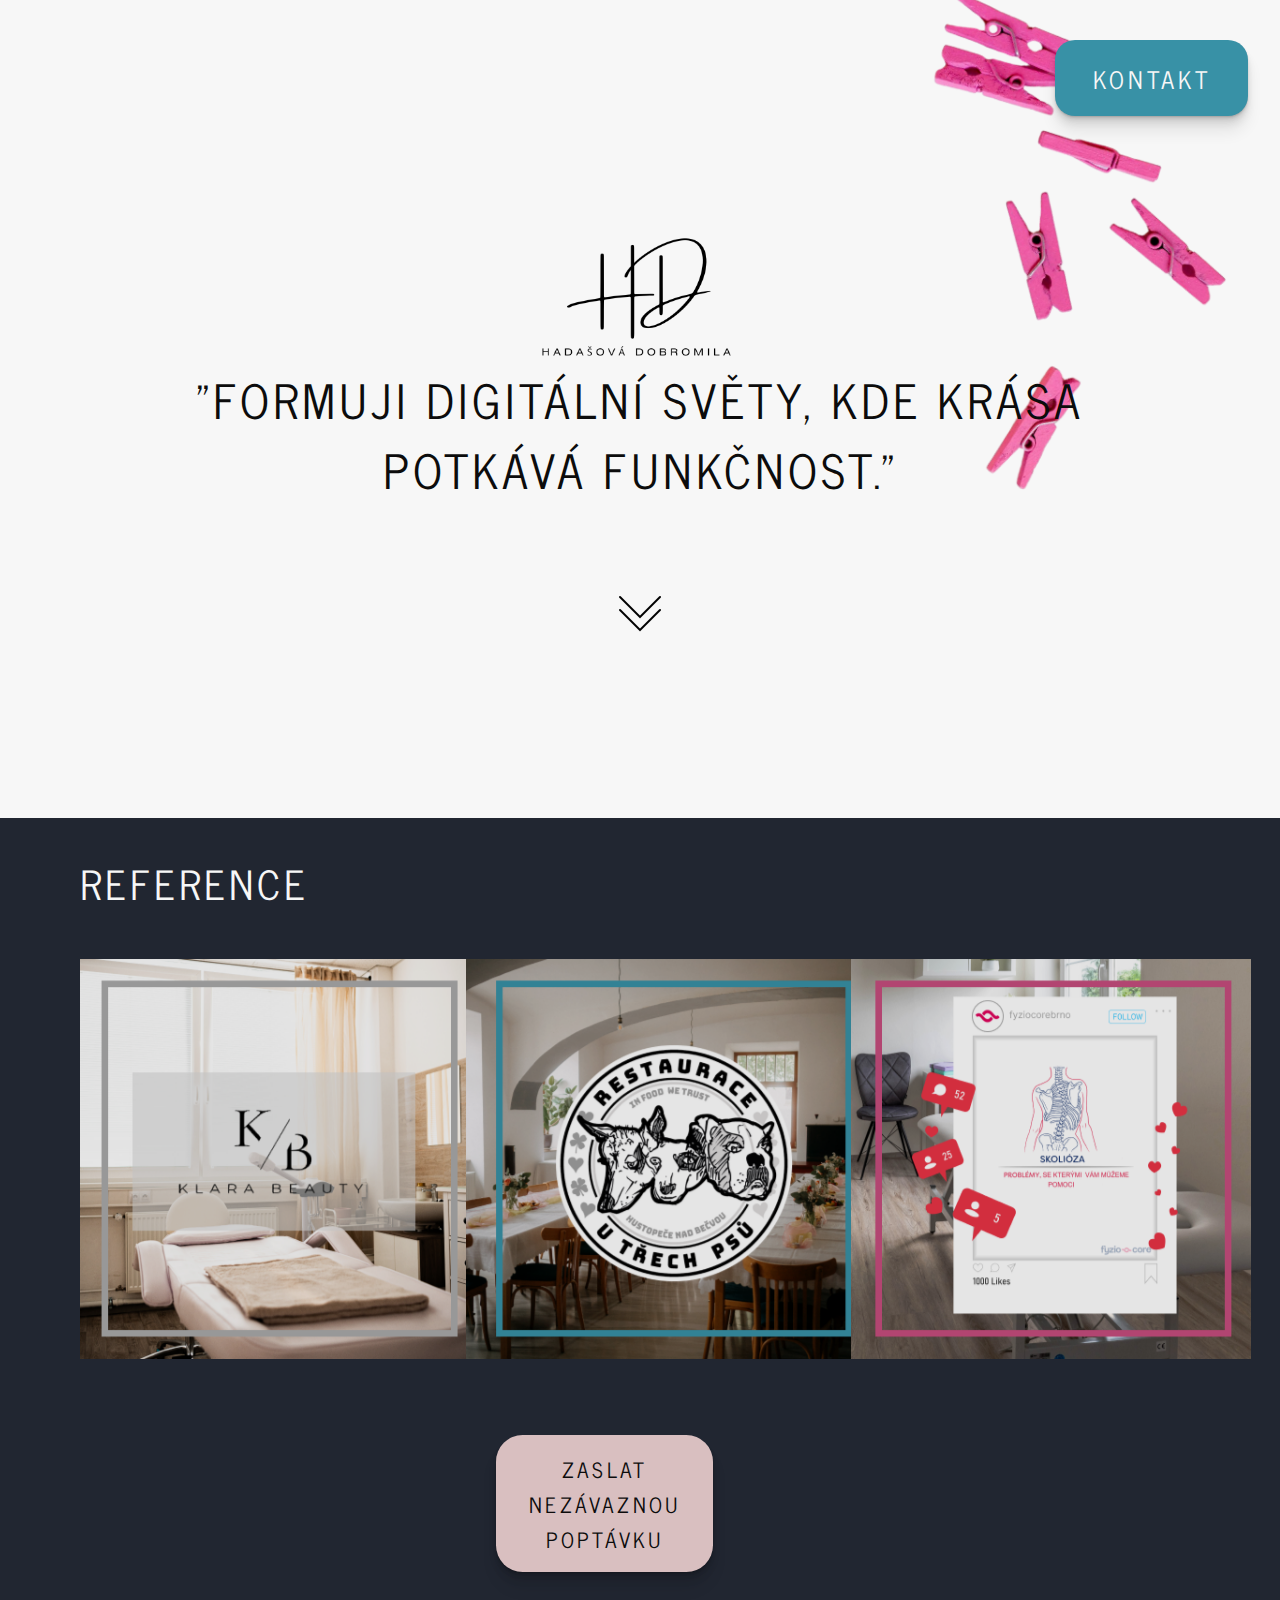
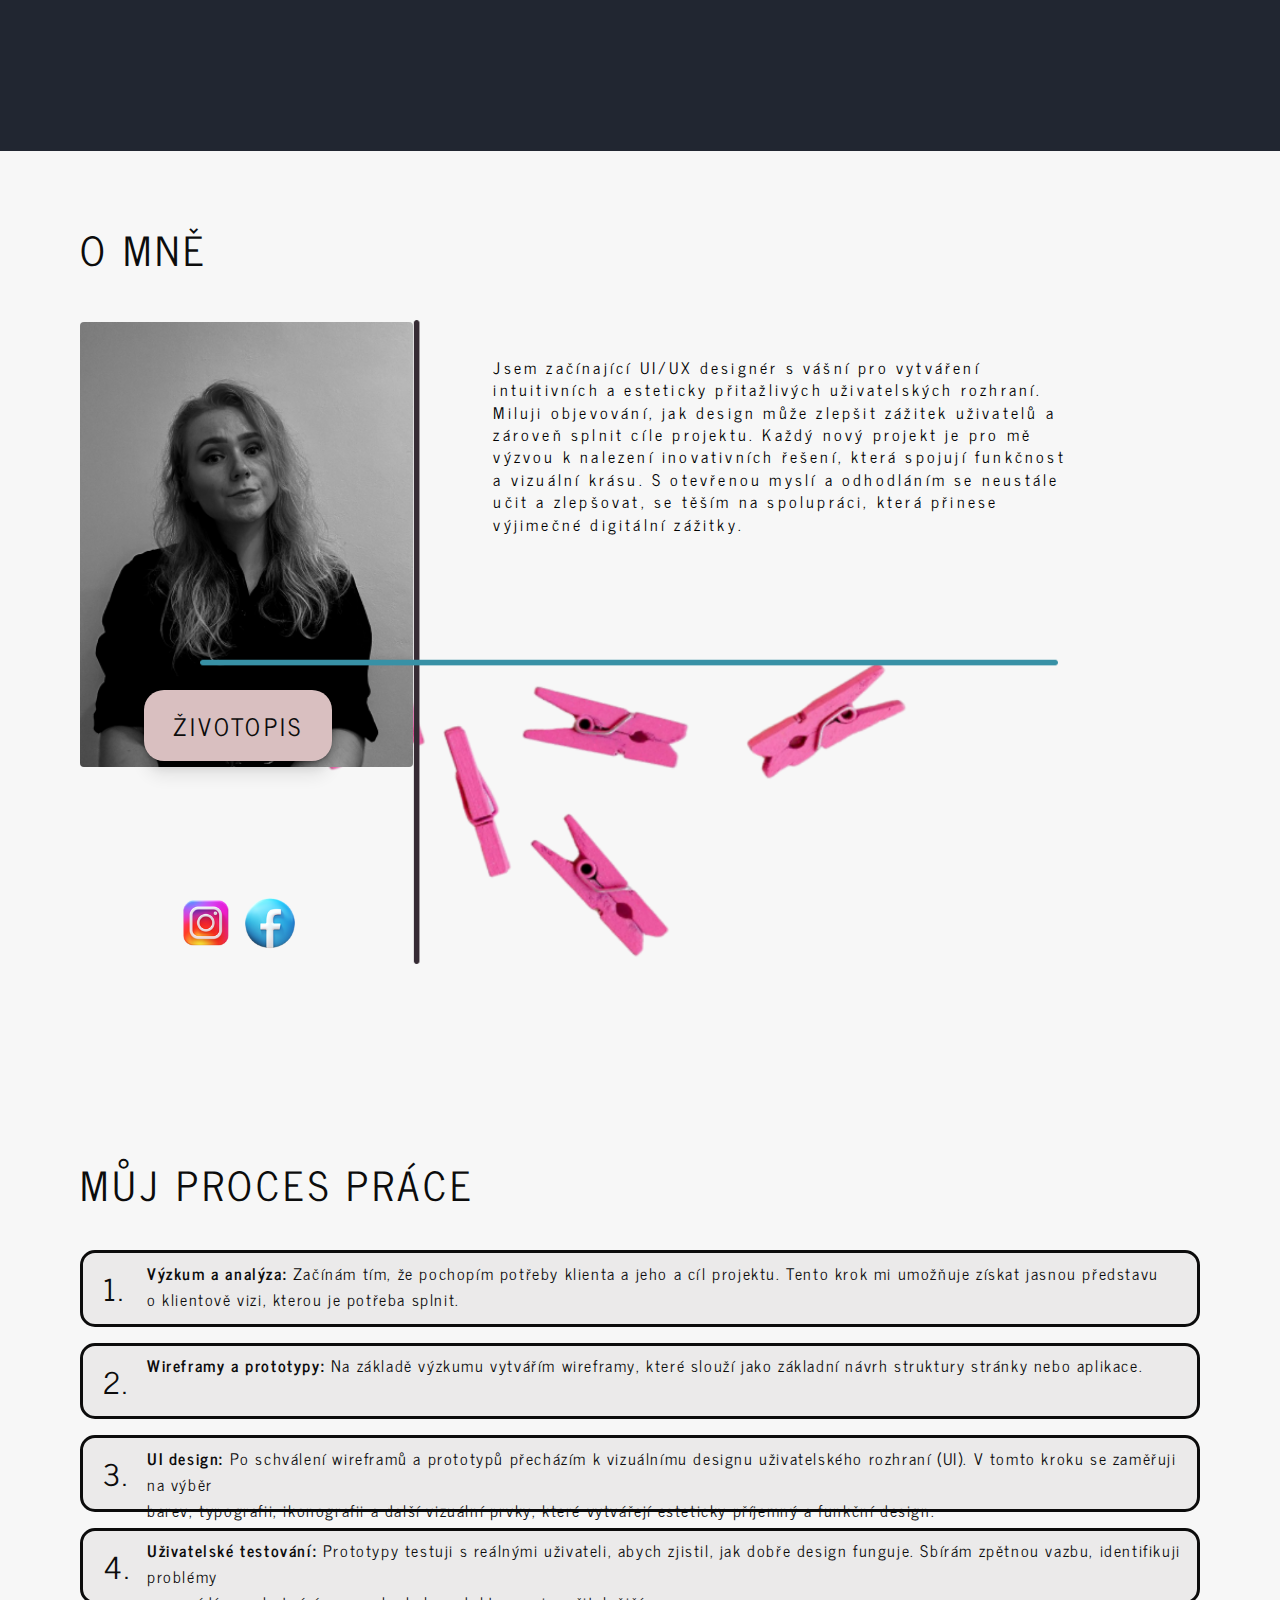
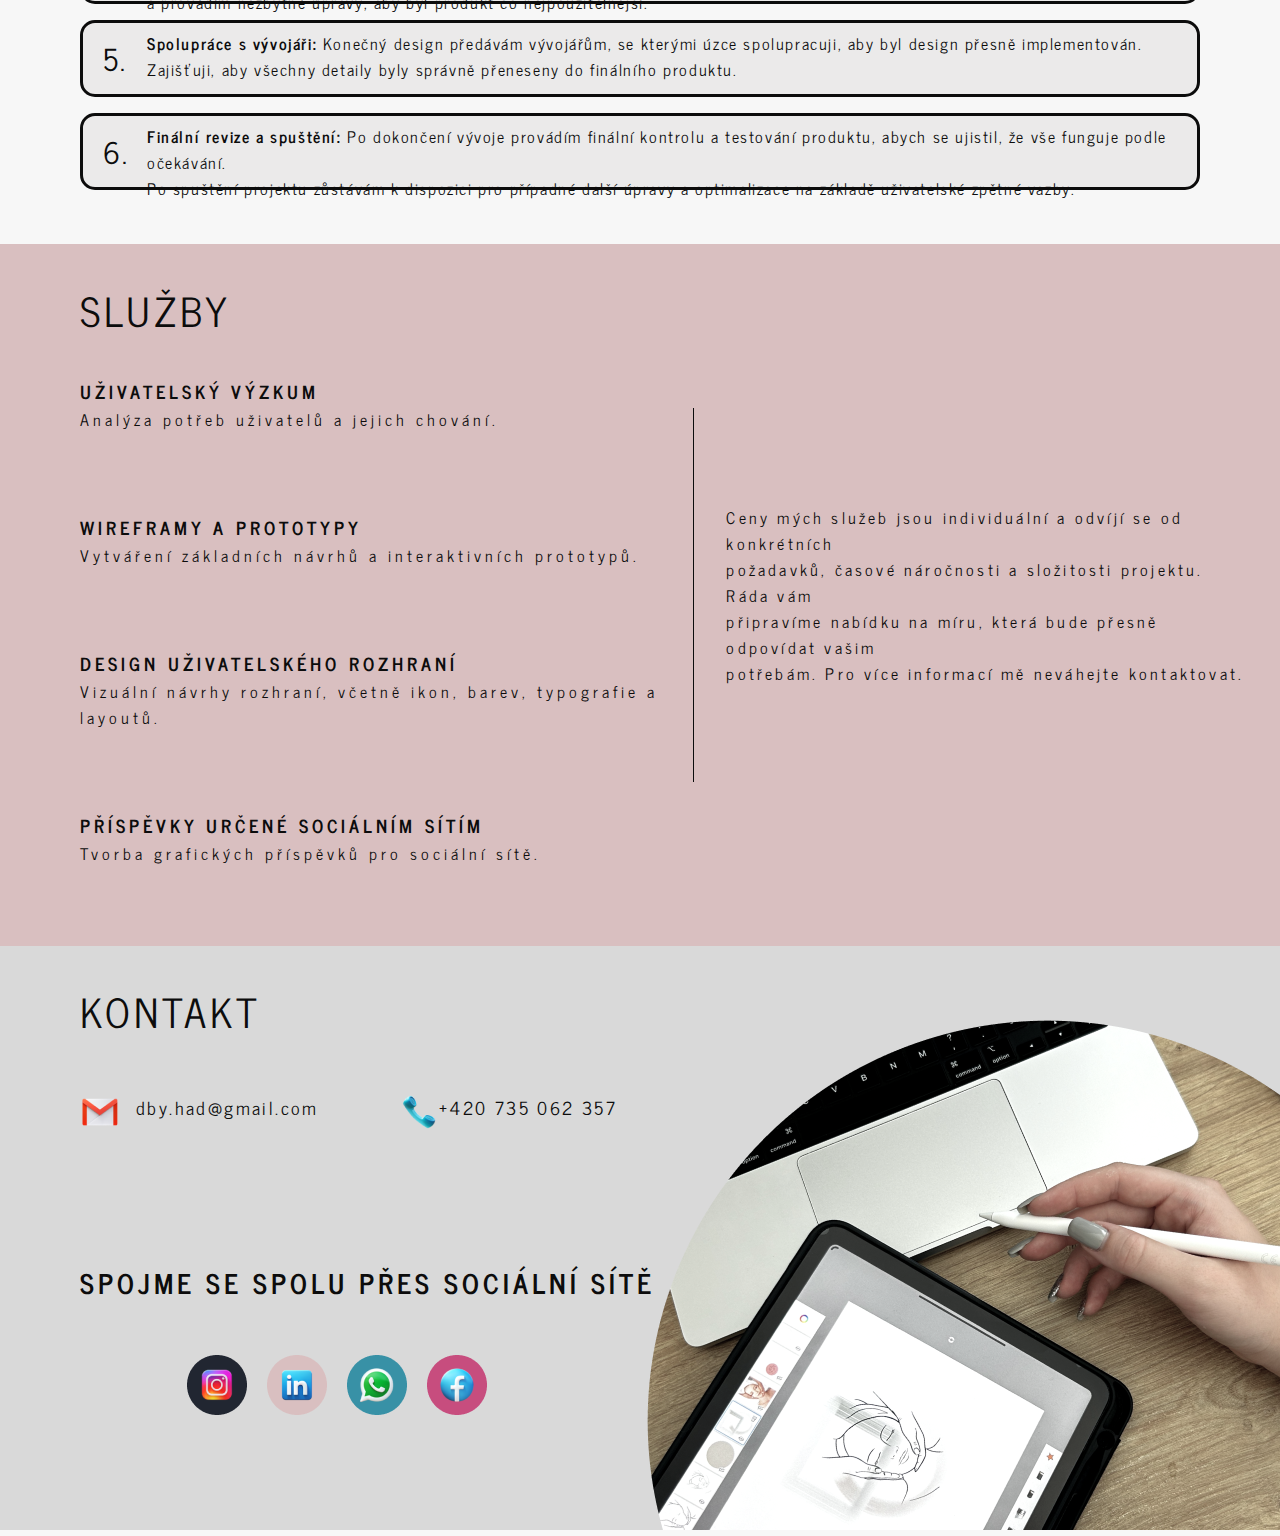
<file: index.html>
<!DOCTYPE html>
<html lang="en">
  <head>
    <meta charset="UTF-8" />
    <meta name="viewport" content="width=device-width, initial-scale=1.0" />
    <title>Document</title>
    <link rel="stylesheet" href="style.css" />
    <link rel="shortcut icon" href="web.ico" type="image/x-icon" />
  </head>
  <body>
    <div class="uvod">
      <a href="#kontakt" class="kontakt-button">KONTAKT</a>
      <div class="logo">
        <img src="logo.png" alt="Hadašová Dobromila logo" />
      </div>
      <h1 class="slogan">
        "FORMUJI DIGITÁLNÍ SVĚTY, KDE KRÁSA
        <p>POTKÁVÁ FUNKČNOST."</p>
      </h1>
    </div>
    <div>
      <button class="arrow">
        <img src="arrow.png" alt="šipka" />
      </button>
    </div>
    <div class="reference">
      <h2 class="nadpis-reference">REFERENCE</h2>
      <div class="boxiky">
        <div class="row">
          <div class="boxik">
            <div class="card">
              <div class="cover item-a">
                <div class="card-back">
                  <a
                    href="https://www.figma.com/proto/Y1ryWh39ZJZP5PfRb5IC74/kosmetika?node-id=2-2&t=AyJ3M0LbOhujZSeT-0&scaling=min-zoom&content-scaling=fixed&page-id=0%3A1"
                    target="_blank"
                    >NAVŠTÍVIT</a
                  >
                </div>
              </div>
            </div>
          </div>
          <div class="boxik">
            <div class="card">
              <div class="cover item-b">
                <div class="card-back">
                  <a
                    href="https://www.figma.com/proto/e6FGNSAjNO7wTA7pZ6ny46/Untitled?t=Frv009CQdt51oF9x-0&scaling=min-zoom&content-scaling=fixed&page-id=0%3A1&node-id=0-132"
                    target="_blank"
                    >NAVŠTÍVIT</a
                  >
                </div>
              </div>
            </div>
          </div>
          <div class="boxik">
            <div class="card">
              <div class="cover item-c">
                <div class="card-back">
                  <a
                    href="https://www.instagram.com/fyziocorebrno/"
                    target="_blank"
                    >NAVŠTÍVIT</a
                  >
                </div>
              </div>
            </div>
          </div>
        </div>
      </div>
      <div>
        <a href="#kontakt" class="poptavka">ZASLAT NEZÁVAZNOU POPTÁVKU</a>
      </div>
    </div>
    <div class="o-mne">
      <h2 class="nadpis-o-mne">O MNĚ</h2>
      <div>
        <img class="ja" src="ja.png" alt="čermnobílá fotka" />
      </div>
      <div>
        <img class="cary" src="cary.png" alt="překřížené čáry" />
      </div>
      <div class="popis">
        Jsem začínající UI/UX designér s vášní pro vytváření
        <p>intuitivních a esteticky přitažlivých uživatelských rozhraní.</p>
        <p>Miluji objevování, jak design může zlepšit zážitek uživatelů a</p>
        <p>zároveň splnit cíle projektu. Každý nový projekt je pro mě</p>
        <p>výzvou k nalezení inovativních řešení, která spojují funkčnost</p>
        <p>a vizuální krásu. S otevřenou myslí a odhodláním se neustále</p>
        <p>učit a zlepšovat, se těším na spolupráci, která přinese</p>
        <p>výjimečné digitální zážitky.</p>
      </div>
      <a href="zivotopis.html" class="button-zivotopis">ŽIVOTOPIS</a>
    </div>
    <div>
      <a
        href="https://www.instagram.com/debbys_qa/"
        class="button-instagram"
        target="_blank"
      >
        <img src="instagram.png" alt="logo instagramu" />
      </a>
    </div>
    <div>
      <a
        href="https://www.facebook.com/dobromila.hadasova"
        class="button-facebook"
        target="_blank"
      >
        <img src="facebook.png" alt="logo facebooku" />
      </a>
    </div>
    <div class="proces">
      <h2 class="nadpis-proces">MŮJ PROCES PRÁCE</h2>
      <div>
        <div class="popis-proces">
          <p>
            <span class="text-bold">Výzkum a analýza:</span> Začínám tím, že
            pochopím potřeby klienta a jeho a cíl projektu. Tento krok mi umožňuje
            získat jasnou představu <br />
            o klientově vizi, kterou je potřeba splnit.
          </piv>
        </div>
        <div class="popis-proces">
          <p>
            <span class="text-bold">Wireframy a prototypy:</span> Na základě
            výzkumu vytvářím wireframy, které slouží jako základní návrh struktury
            stránky nebo aplikace.
          </p>
        </div>
        <div class="popis-proces">
          <p>
            <span class="text-bold">UI design:</span> Po schválení wireframů a
            prototypů přecházím k vizuálnímu designu uživatelského rozhraní (UI).
            V tomto kroku se zaměřuji na výběr <br />
            barev, typografii, ikonografii a další vizuální prvky, které vytvářejí
            esteticky příjemný a funkční design.
          </p>
        </div>
        <div class="popis-proces">
          <p>
            <span class="text-bold">Uživatelské testování:</span> Prototypy
            testuji s reálnými uživateli, abych zjistil, jak dobře design funguje.
            Sbírám zpětnou vazbu, identifikuji problémy <br />
            a provádím nezbytné úpravy, aby byl produkt co nejpoužitelnější.
          </p>
        </div>
        <div class="popis-proces">
          <p>
            <span class="text-bold">Spolupráce s vývojáři:</span> Konečný design
            předávám vývojářům, se kterými úzce spolupracuji, aby byl design
            přesně implementován. <br />
            Zajišťuji, aby všechny detaily byly správně přeneseny do finálního
            produktu.
          </p>
        </div>
        <div class="popis-proces">
          <p>
            <span class="text-bold">Finální revize a spuštění:</span> Po dokončení
            vývoje provádím finální kontrolu a testování produktu, abych se
            ujistil, že vše funguje podle očekávání. <br />
            Po spuštění projektu zůstávám k dispozici pro případné další úpravy a
            optimalizace na základě uživatelské zpětné vazby.
          </p>
        </div>
      </div>
    </div>
    <div class="sluzby">
      <div>
        <h2 class="nadpis-hlavni">SLUŽBY</h2>
        <p class="nadpis-sluzby">UŽIVATELSKÝ VÝZKUM</p>
        <p class="popis-sluzby">Analýza potřeb uživatelů a jejich chování.</p>
        <p class="nadpis-sluzby">WIREFRAMY A PROTOTYPY</p>
        <p class="popis-sluzby">
          Vytváření základních návrhů a interaktivních prototypů.
        </p>
        <p class="nadpis-sluzby">DESIGN UŽIVATELSKÉHO ROZHRANÍ</p>
        <p class="popis-sluzby">
          Vizuální návrhy rozhraní, včetně ikon, barev, typografie a layoutů.
        </p>
        <p class="nadpis-sluzby">PŘÍSPĚVKY URČENÉ SOCIÁLNÍM SÍTÍM</p>
        <p class="popis-sluzby">
          Tvorba grafických příspěvků pro sociální sítě.
        </p>
      </div>
      <div class="ceny-sluzeb">
        <p>
          Ceny mých služeb jsou individuální a odvíjí se od konkrétních
          <br />požadavků, časové náročnosti a složitosti projektu. Ráda vám
          <br />připravíme nabídku na míru, která bude přesně odpovídat vašim
          <br />potřebám. Pro více informací mě neváhejte kontaktovat.
        </p>
      </div>
    </div>
    <div class="kontakt" id="kontakt">
      <h2>KONTAKT</h2>
      <p class="email">
        <img
          class="gmail"
          src="gmail.png"
          alt="ikonka gmailu"
        />dby.had@gmail.com
        <img class="phone" src="phone.png" alt="modrá ikonka telefonu" />+420
        735 062 357
      </p>
      <div class="vnitrek-kontaktu">
        <h3 class="spojme-se">SPOJME SE SPOLU PŘES SOCIÁLNÍ SÍTĚ</h3>
        <p>
          <a href="https://www.instagram.com/debbys_qa/">
            <img
              src="ig.png"
              alt="logo instagramu"
              class="kontakt-insta"
              target="_blank"
          /></a>
          <a
            href="https://cz.linkedin.com/in/dobromila-hada%C5%A1ov%C3%A1-94656a1a5?trk=public_profile_browsemap"
          >
            <img
              src="in.png"
              alt="logo linkedinu"
              class="kontakt-linkedin"
              target="_blank"
          /></a>
          <a href="https://call.whatsapp.com/voice/nkzwfgFc5nCiuw3LOyvOBC"
            ><img
              src="wa.png"
              alt="logo whatsappu"
              class="kontakt-whatsapp"
              target="_blank"
          /></a>
          <a href="https://www.facebook.com/dobromila.hadasova"
            ><img
              src="fb.png"
              alt="logo facebooku"
              class="kontakt-facebook"
              target="_blank"
          /></a>
        </p>
        <div class="fotka-kontakt">
          <img
            src="fotka_kontakt.png"
            alt="ruka držící apple pencil při tvorbě grafického návrhu"
          />
        </div>
      </div>
    </div>
  </body>
</html>
</file>
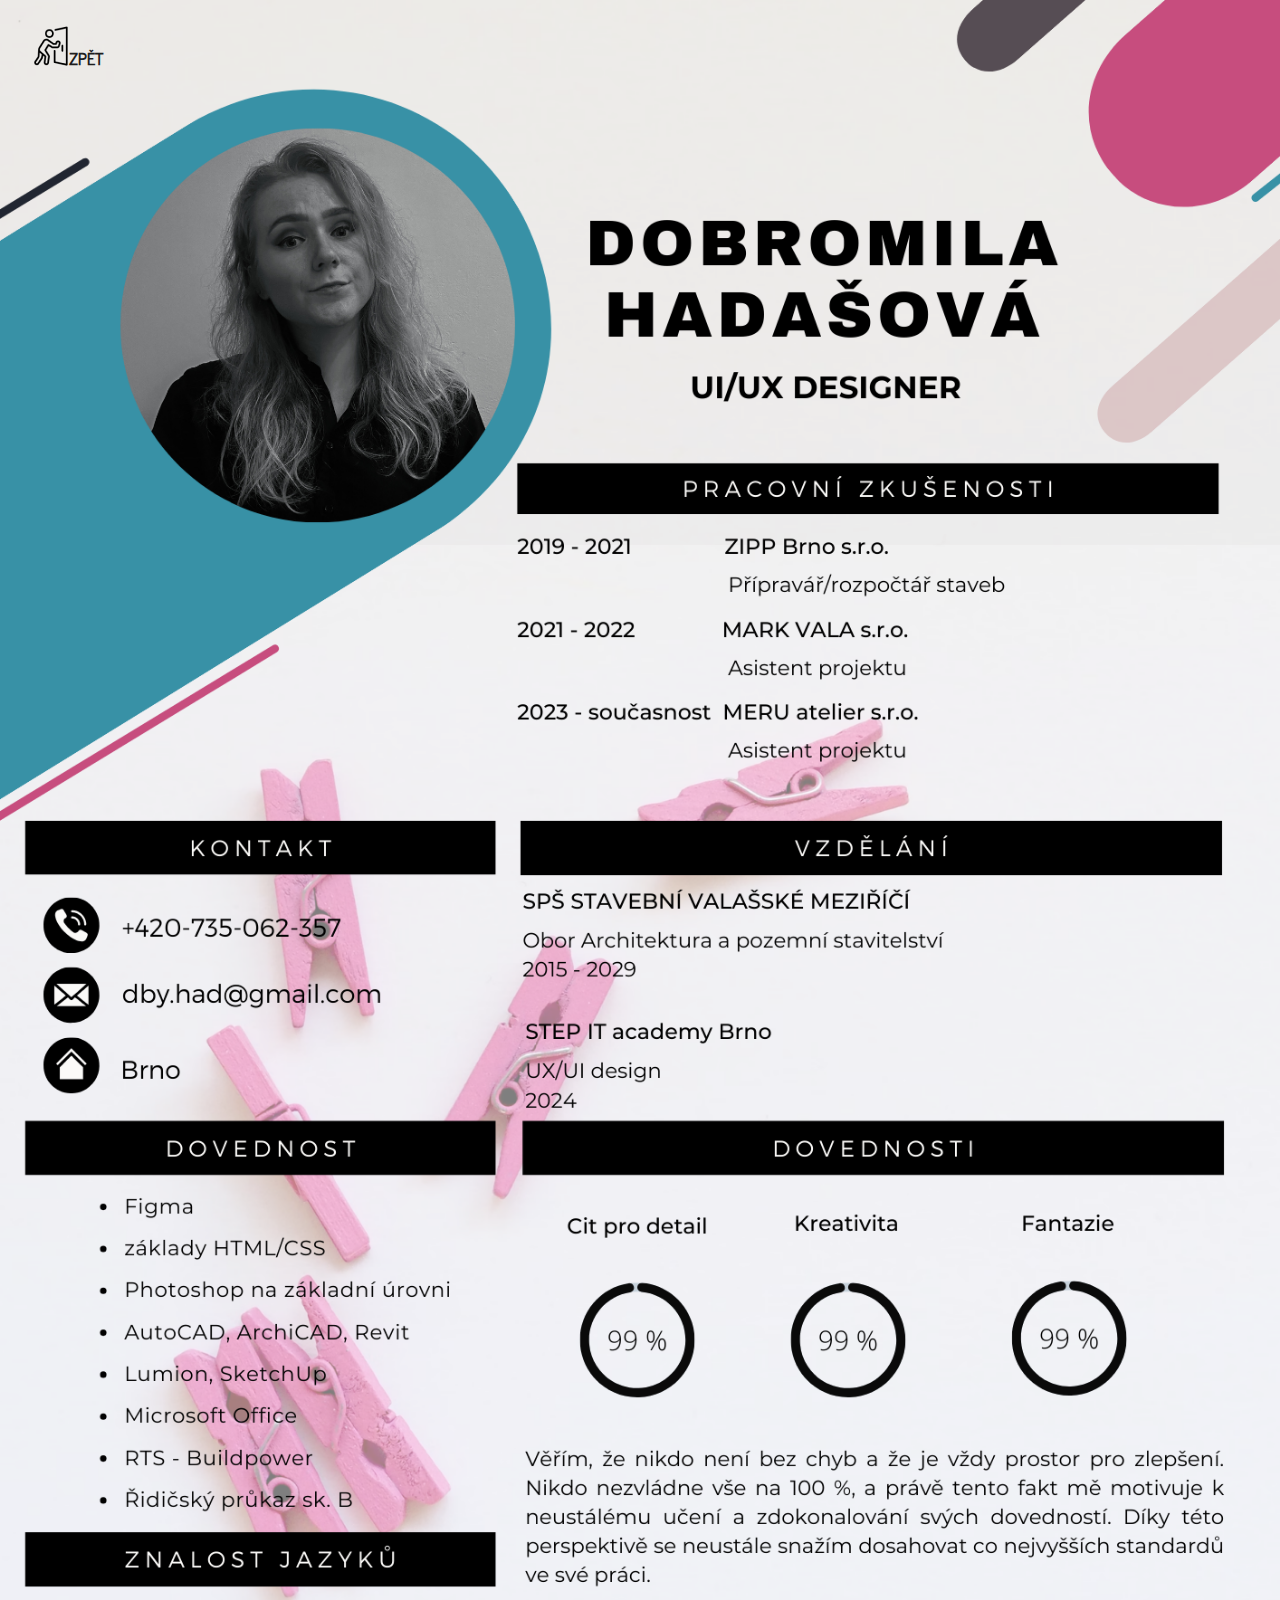
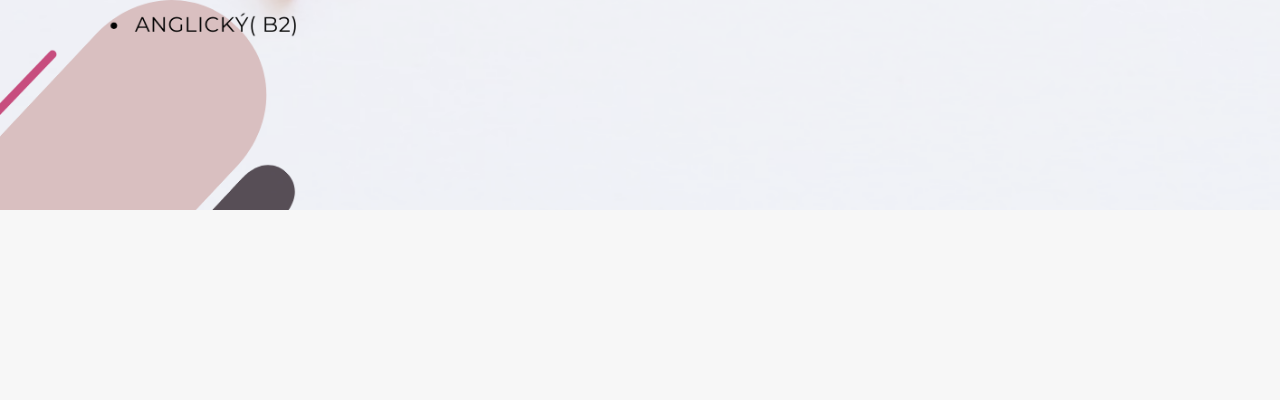
<file: zivotopis.html>
<!DOCTYPE html>
<html lang="en">
  <head>
    <meta charset="UTF-8" />
    <meta name="viewport" content="width=device-width, initial-scale=1.0" />
    <title>Document</title>
    <link rel="stylesheet" href="style-zivotopis.css" />
    <link rel="shortcut icon" href="web.ico" type="image/x-icon" />
  </head>
  <body>
    <a href="index.html"
      ><img
        class="close"
        src="close.png"
        alt="tlačítko zavřít. Panáček odcházející ze dveří"
    /></a>
    <a href="index.html" class="zpet">ZPĚT</a>
  </body>
</html>
</file>
<file: style.css>
@font-face {
  font-family: NewsCycle;
  src: url(fonty/NewsCycle-Bold.ttf);
  font-weight: bold;
}

@font-face {
  font-family: NewsCycle;
  src: url(fonty/NewsCycle-Regular.ttf);
  font-weight: normal;
}

html {
  scroll-behavior: smooth;
  height: 100%;
}
body {
  background-image: url(kolicky.png);
  background-position: right -1.5rem;
  background-size: 45%;
  margin: 0;
  inset-inline-end: 1rem;
  display: block;
  background-color: #f7f7f7;
  font-family: "NewsCycle", sans-serif;
  font-weight: 400;
  background-repeat: no-repeat;
  height: 100%;
  overflow-y: scroll;
}

.slogan {
  text-align: center;
  color: #0c0c0c;
  margin-top: -100pt;
  font-size: 35pt;
  font-weight: 200;
  letter-spacing: 0.25rem;
  line-height: 0.5;
}

.logo img {
  display: block;
  width: 250pt;
  margin-left: auto;
  margin-right: auto;
  margin-top: 110pt;
  margin-bottom: 30pt;
  position: center center;
}

.kontakt-button {
  inset-inline-end: 2rem;
  display: block;
  position: absolute;
  margin-top: -80pt;
  background-color: #3891a6;
  color: #f7f7f7;
  border: none;
  text-decoration: none;
  border-radius: 15pt;
  font-size: 18pt;
  font-family: NewsCycle;
  letter-spacing: 0.25rem;
  padding: 14pt 28pt 14pt 28pt;
  box-shadow: 0 1px 1px hsl(0deg 0% 0% / 0.075),
    0 2px 2px hsl(0deg 0% 0% / 0.075), 0 4px 4px hsl(0deg 0% 0% / 0.075),
    0 8px 8px hsl(0deg 0% 0% / 0.075), 0 16px 16px hsl(0deg 0% 0% / 0.075);
  cursor: pointer;
}

.arrow {
  border: none;
  background: none;
  display: block;
  width: 250pt;
  margin-left: auto;
  margin-right: auto;
  margin-top: 80pt;
  margin-bottom: 30pt;
  position: center center;
  animation: animace-arrow infinite 3s;
}

.reference {
  margin-top: 11rem;
  background-color: #212631;
  height: 700pt;
}
.nadpis-reference {
  color: #f7f7f7;
  padding-top: 2rem;
  margin-left: 60pt;
  letter-spacing: 0.25rem;
  font-size: 30pt;
  font-weight: 200;
}
.poptavka {
  background-color: #d9bfc0;
  color: #0c0c0c;
  border: none;
  font-family: NewsCycle;
  letter-spacing: 0.2rem;
  text-decoration: none;
  font-size: 16pt;
  margin-top: 50pt;
  margin-left: 31rem;
  margin-right: 425pt;
  display: block;
  text-align: center;
  border-radius: 20pt;
  padding: 12pt 22pt 12pt 22pt;
  box-shadow: 0 1px 1px hsl(0deg 0% 0% / 0.075),
    0 2px 2px hsl(0deg 0% 0% / 0.075), 0 4px 4px hsl(0deg 0% 0% / 0.075),
    0 8px 8px hsl(0deg 0% 0% / 0.075), 0 16px 16px hsl(0deg 0% 0% / 0.075);
  cursor: pointer;
}
.nadpis-o-mne {
  color: #0c0c0c;
  padding-top: 2rem;
  margin-left: 60pt;
  letter-spacing: 0.25rem;
  font-size: 30pt;
  font-weight: 200;
}

.o-mne {
  height: 700pt;
  background-color: #f7f7f7;
  background-image: url(kolicky-bok.png);
  background-position: 25rem;
  background-size: 55%;
  margin: 0;
  background-position-x: 15rem;
  background-position-y: 24.5rem;
  display: block;
  background-repeat: no-repeat;
}

.ja {
  display: block;
  width: 250pt;
  margin-left: 60pt;
  margin-right: auto;
  margin-top: 30pt;
  margin-bottom: 30pt;
  border-radius: 3pt;
}
.cary {
  display: block;
  width: 67%;
  margin-left: 150pt;
  margin-right: auto;
  margin-top: -365pt;
  margin-bottom: 30pt;
}
.popis {
  font-size: 16px;
  font-family: NewsCycle;
  letter-spacing: 0.2rem;
  line-height: 0.4;
  margin-left: 370pt;
  margin-top: -480pt;
}

.button-zivotopis {
  position: absolute;
  background-color: #d9bfc0;
  text-decoration: none;
  color: #0c0c0c;
  border: none;
  font-family: NewsCycle;
  letter-spacing: 0.2rem;
  font-size: 18pt;
  margin-top: 110pt;
  margin-left: 9rem;
  margin-right: auto;
  display: block;
  border-radius: 15pt;
  padding: 12pt 22pt 12pt 22pt;
  box-shadow: 0 1px 1px hsl(0deg 0% 0% / 0.075),
    0 2px 2px hsl(0deg 0% 0% / 0.075), 0 4px 4px hsl(0deg 0% 0% / 0.075),
    0 8px 8px hsl(0deg 0% 0% / 0.075), 0 16px 16px hsl(0deg 0% 0% / 0.075);
  cursor: pointer;
}

.button-instagram {
  position: absolute;
  background: none;
  width: 45pt;
  margin-left: 11rem;
  margin-right: auto;
  margin-top: -14rem;
  display: block;
  cursor: pointer;
}

.button-instagram img {
  width: 100%;
  height: auto;
}

.button-facebook {
  position: absolute;
  background: none;
  width: 45pt;
  margin-left: 15rem;
  margin-right: auto;
  margin-top: -14rem;
  display: block;
  cursor: pointer;
}
.button-facebook img {
  width: 100%;
  height: auto;
}

.nadpis-proces {
  color: #0c0c0c;
  letter-spacing: 0.25rem;
  font-size: 30pt;
  font-weight: 200;
}
.proces {
  height: 400pt;
  margin-left: 60pt;
  counter-reset: odrazky;
}
.popis-proces {
  margin-right: 75px;
  border-style: solid;
  border-color: #0c0c0c;
  color: #0c0c0c;
  background-color: #ebeaea;
  height: 4rem;
  border-radius: 15px;
  letter-spacing: 0.1rem;
  font-size: 16px;
  padding-left: 4rem;
  padding-top: 5pt;
}

.sluzby {
  display: flex;
  align-items: center;
  gap: 2rem;
  margin-top: 10rem;
  background-color: #d9bfc0;
}

.nadpis-hlavni {
  color: #0c0c0c;
  padding-top: 0;
  margin-left: 60pt;
  letter-spacing: 0.25rem;
  font-size: 30pt;
  font-weight: 200;
}

.nadpis-sluzby {
  color: #0c0c0c;
  margin-left: 60pt;
  margin-bottom: 0;
  font-size: 18px;
  font-weight: 600;
  letter-spacing: 0.25rem;
}
.popis-sluzby {
  color: #0c0c0c;
  margin-left: 60pt;
  font-size: 16px;
  margin-top: 0;
  font-weight: 200;
  letter-spacing: 0.25rem;
  margin-bottom: 60pt;
}

.nadpis-wireframy {
  color: #0c0c0c;
  margin-left: 60pt;
  font-size: 18px;
  font-weight: 600;
  letter-spacing: 0.25rem;
}

.ceny-sluzeb {
  font-size: 16px;
  color: #0c0c0c;
  border-left: 1px solid #0c0c0c;
  letter-spacing: 0.2rem;
  padding: 60pt 2rem;
}

body .boxiky {
  width: 100%;
}
body .boxiky .row {
  display: flex;
  gap: 1rem;
  margin: 0 60pt;
}

.card {
  position: relative;
  height: 400px;
  width: 400px;
  margin: 10px 0;
  transition: ease all 2.3s;
  perspective: 1200px;
}

.boxiky .boxik {
  width: 33%;
}

.card:hover .cover {
  transform: rotateX(0deg) rotateY(-180deg);
}
.card:hover .cover:before {
  transform: translateZ(30px);
}
.card:hover .cover:after {
  background-color: black;
}
.card:hover .cover h1 {
  transform: translateZ(100px);
}
.card:hover .cover .price {
  transform: translateZ(60px);
}
.card:hover .cover a {
  transform: translateZ(-60px) rotatey(-180deg);
}
.card .cover {
  position: absolute;
  height: 100%;
  width: 100%;
  transform-style: preserve-3d;
  transition: ease all 2.3s;
  background-size: cover;
  background-position: center center;
  background-repeat: no-repeat;
}
.card .cover:before {
  content: "";
  position: absolute;
  top: 20px;
  left: 20px;
  right: 20px;
  bottom: 20px;
  z-index: 2;
  transition: ease all 2.3s;
  transform-style: preserve-3d;
  transform: translateZ(0px);
}
.card .cover:after {
  content: "";
  position: absolute;
  top: 0px;
  left: 0px;
  right: 0px;
  bottom: 0px;
  z-index: 2;
  transition: ease all 1.3s;
  background: rgba(0, 0, 0, 0.1);
}
.card .cover.item-a {
  background-image: url(kosmetika.png);
}
.card .cover.item-b {
  background-image: url(hospoda.png);
}
.card .cover.item-c {
  background-image: url(fyziocore.png);
}
.card .cover h1 {
  font-weight: 600;
  position: absolute;
  bottom: 55px;
  left: 50px;
  color: white;
  transform-style: preserve-3d;
  transition: ease all 2.3s;
  z-index: 3;
  font-size: 3em;
  transform: translateZ(0px);
}
.card .cover .price {
  font-weight: 200;
  position: absolute;
  top: 55px;
  right: 50px;
  color: white;
  transform-style: preserve-3d;
  transition: ease all 2.3s;
  z-index: 4;
  font-size: 2em;
  transform: translateZ(0px);
}
.card .card-back {
  position: absolute;
  height: 100%;
  width: 100%;
  transform-style: preserve-3d;
  transition: ease all 2.3s;
  transform: translateZ(-1px);
  display: flex;
  align-items: center;
  justify-content: center;
  background-size: contain;
}

.card .item-a .card-back {
  background-image: url("kosmetika-back.png");
}

.card .item-b .card-back {
  background-image: url("hospoda-back.png");
}

.card .item-c .card-back {
  background-image: url("fyziocore-back.png");
}

.card .card-back a {
  transform-style: preserve-3d;
  transition: ease transform 2.3s, ease background 0.5s;
  transform: translateZ(-1px) rotatey(-180deg);
  background: rgba(173, 173, 173, 0.4);
  border: 1px solid white;
  font-weight: 200;
  font-size: 1.3em;
  color: white;
  padding: 14px 32px;
  letter-spacing: 0.25rem;
  outline: none;
  text-decoration: none;
}
.card .card-back a:hover {
  background-color: white;
  color: #0b0f08;
  letter-spacing: 0.25rem;
}

.kontakt {
  background-color: #d9d9d9;
  position: relative;
}

.kontakt h2 {
  margin: 0;
  color: #0c0c0c;
  padding-top: 2rem;
  margin-left: 60pt;
  letter-spacing: 0.25rem;
  font-size: 30pt;
  font-weight: 200;
}

.email {
  display: flex;
  color: #0c0c0c;
  margin-left: 60pt;
  margin-top: 3rem;
  letter-spacing: 0.15rem;
  font-size: 18px;
  font-weight: 200;
}

.gmail {
  padding-right: 1rem;
  padding-top: 0rem;
}

.gmail img {
  width: 100%;
  height: auto;
}

.phone {
  padding-left: 5rem;
}

.phone img {
  width: 100%;
  height: auto;
}

.spojme-se {
  display: block;
  color: #0c0c0c;
  font-size: 20pt;
  margin-top: 8rem;
  margin-left: 60pt;
  letter-spacing: 0.25rem;
}

.kontakt-insta {
  margin-top: 1.5rem;
  margin-left: 140pt;
}
.kontakt-insta img {
  width: 100%;
  height: auto;
}

.kontakt-linkedin {
  margin-left: 1rem;
  margin-top: 1.5rem;
}
.kontakt-linkedin img {
  width: 100%;
  height: auto;
}

.kontakt-whatsapp {
  margin-left: 1rem;
  margin-top: 1.5rem;
}
.kontakt-linkedin img {
  width: 100%;
  height: auto;
}

.kontakt-facebook {
  margin-left: 1rem;
  margin-top: 1.5rem;
}
.kontakt-facebook img {
  width: 100%;
  height: auto;
}

.fotka-kontakt {
  position: absolute;
  bottom: 0;
  height: 510px;
  right: 0;
}
.fotka-kontakt img {
  font-weight: 100%;
}

.vnitrek-kontaktu {
  position: relative;
  height: 30vh;
}

.text-bold {
  font-weight: bold;
}

.popis-proces {
  margin: 1rem 60pt 1rem 0;
  position: relative;
}

.popis-proces p {
  margin: 0;
}

.popis-proces::before {
  counter-increment: odrazky;
  content: counter(odrazky) ".";
  position: absolute;
  font-size: 30px;
  left: 20px;
  top: 10px;
}
</file>
<file: style-zivotopis.css>
@font-face {
  font-family: NewsCycle;
  src: url(fonty/NewsCycle-Bold.ttf);
  font-weight: normal;
}

@font-face {
  font-family: NewsCycle;
  src: url(fonty/NewsCycle-Regular.ttf);
  font-weight: normal;
}

html {
  scroll-behavior: smooth;
}

body {
  background-image: url(zivotopis.png);
  background-size: 100%;
  margin: 0;
  inset-inline-end: 1rem;
  display: block;
  background-color: #f7f7f7;
  font-family: NewsCycle;
  background-repeat: no-repeat;
  height: 2000px;
}

.close img {
  width: 100%;
  height: auto;
}
.close {
  inset-inline-start: 2rem;
  display: block;
  position: absolute;
  margin-top: 1.5rem;
  cursor: pointer;
}

.zpet {
  display: block;
  position: absolute;
  margin-top: 2.8rem;
  font-size: 16px;
  color: #1e1e1e;
  margin-left: 4.3rem;
  font-weight: 600;
  text-decoration: none;
  cursor: pointer;
}
</file>
